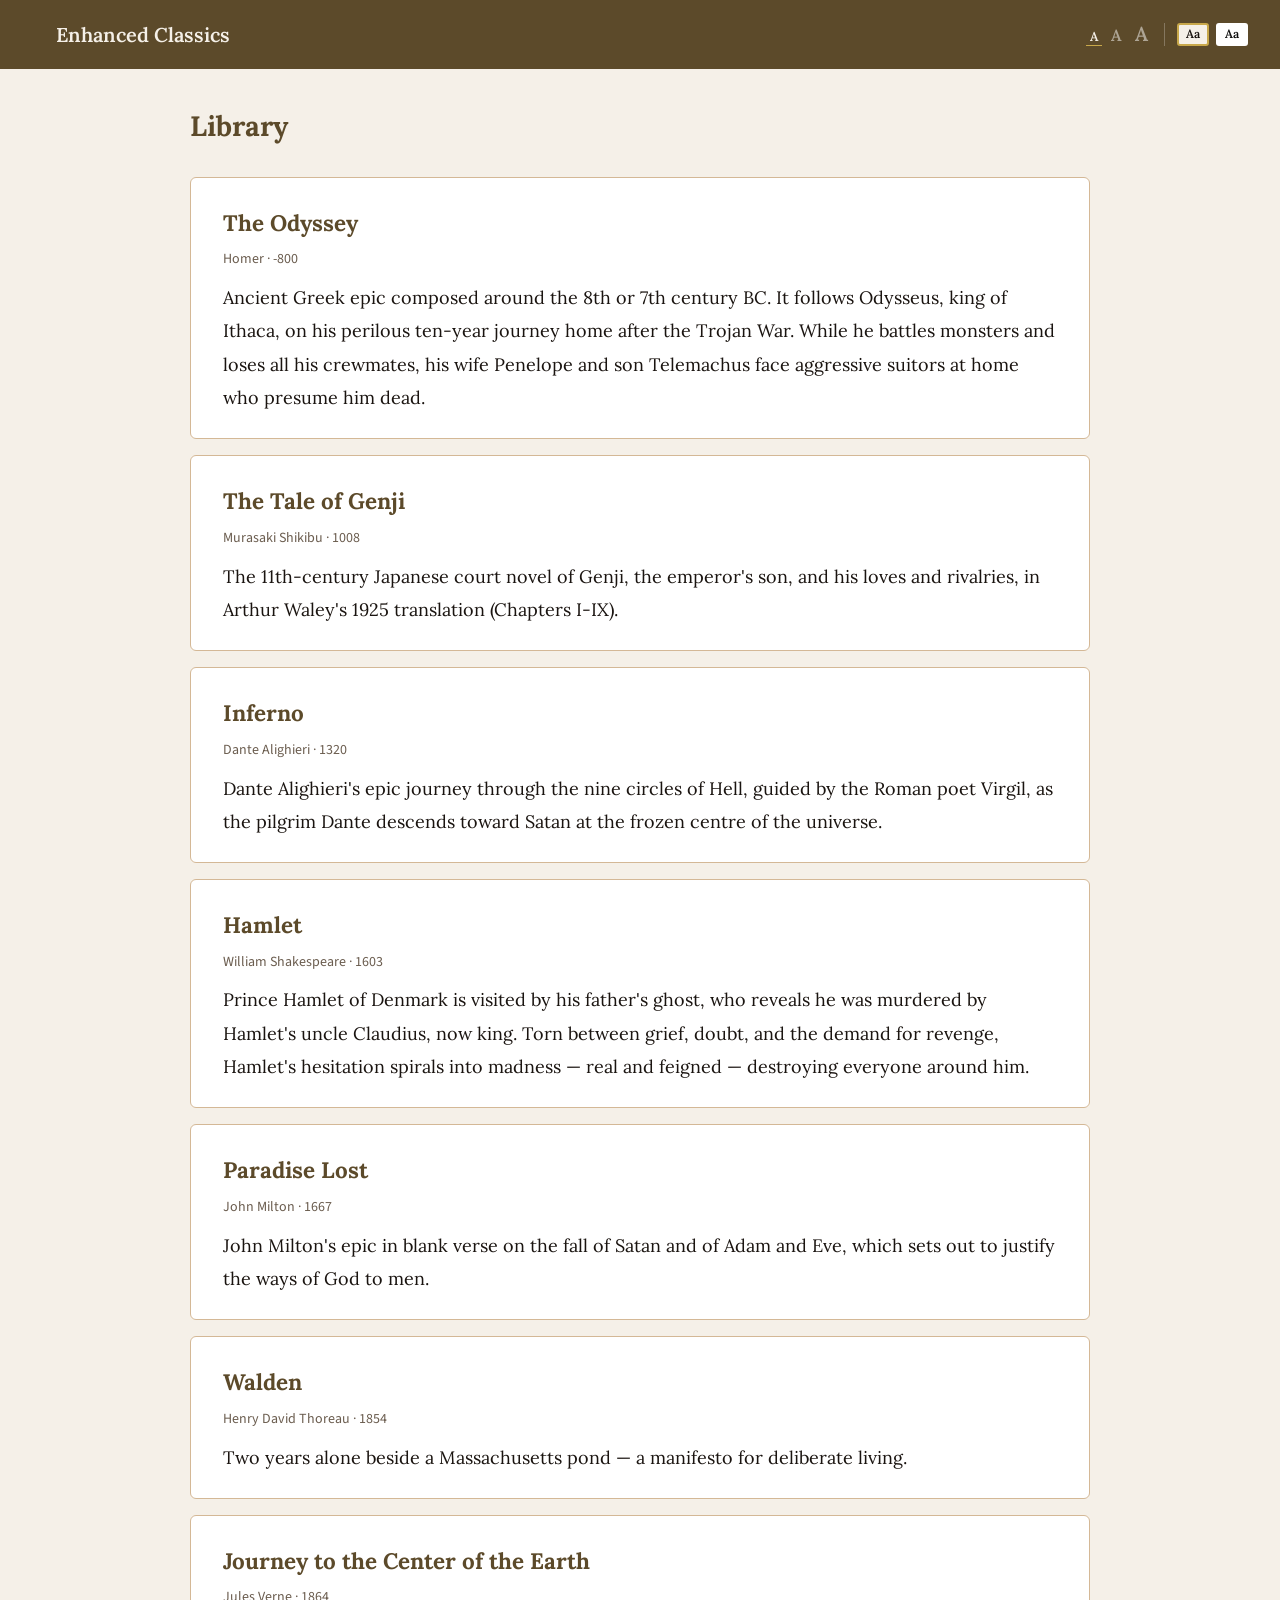
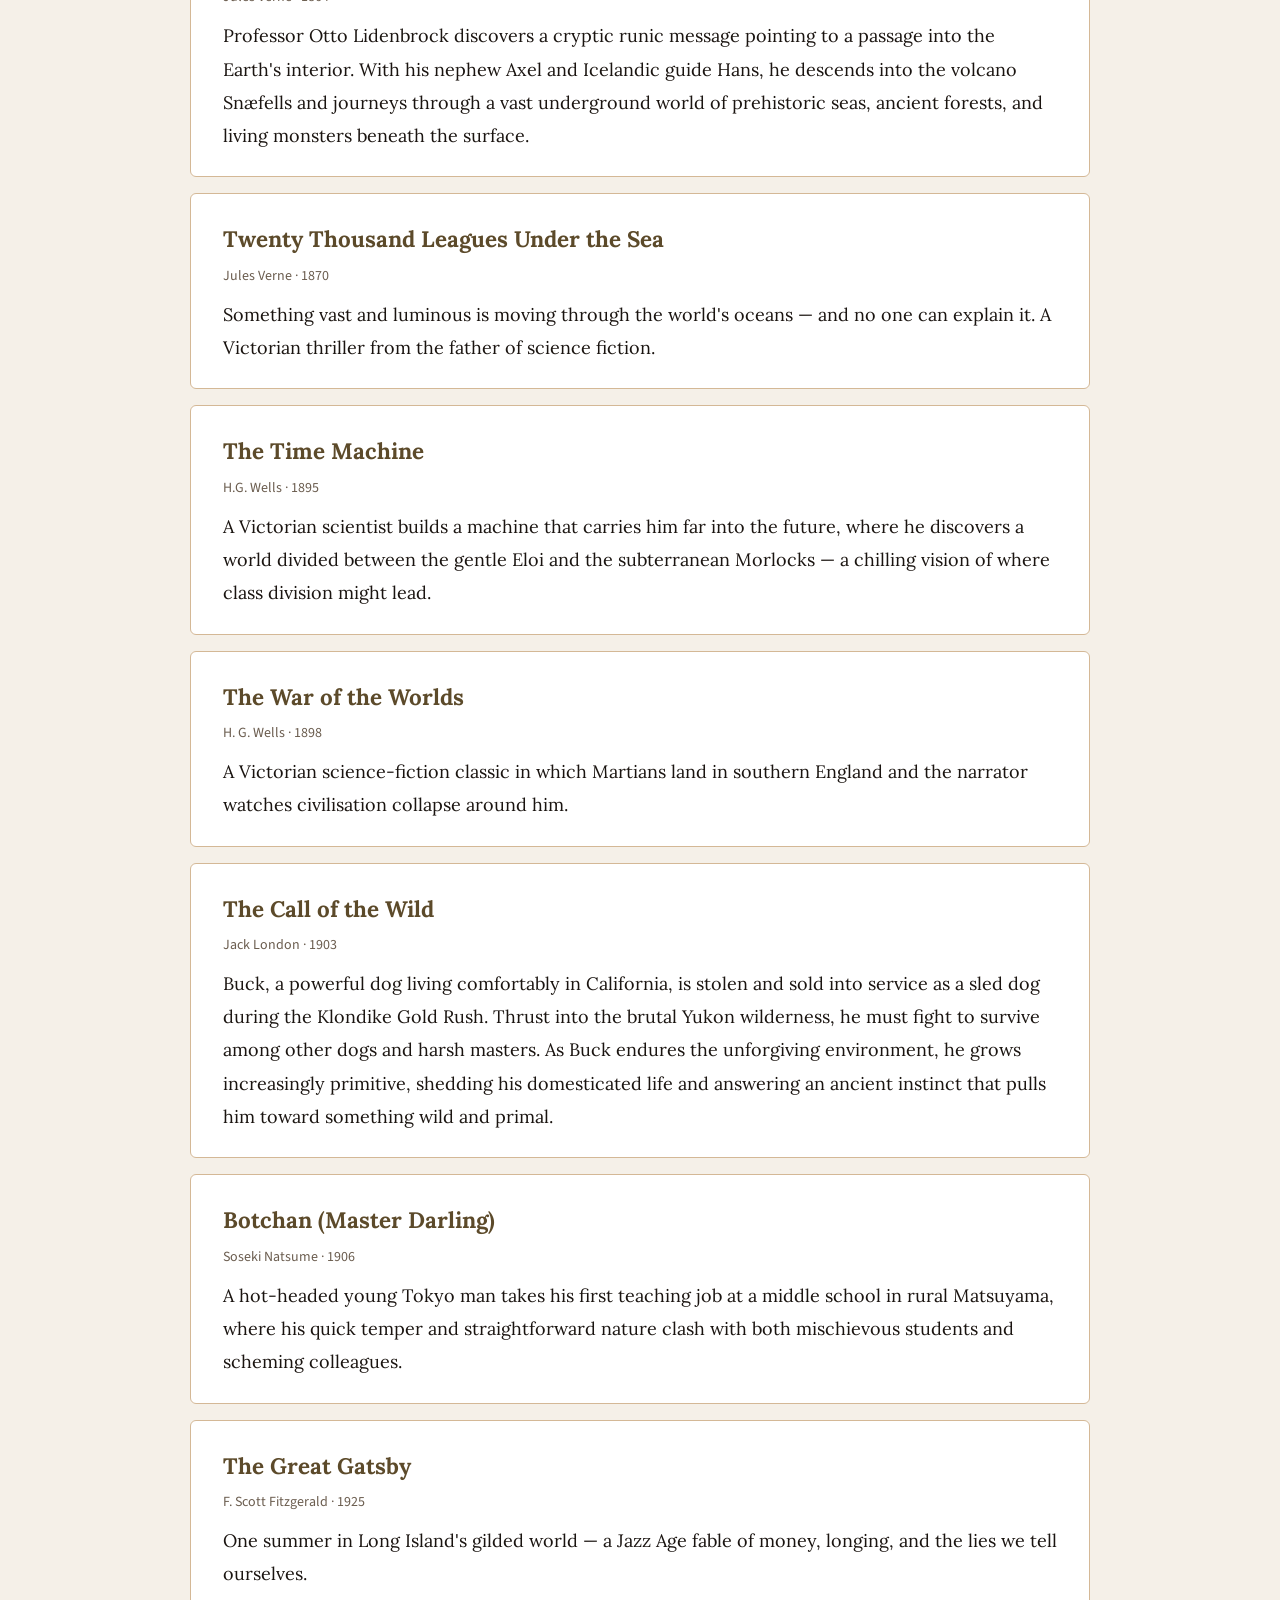
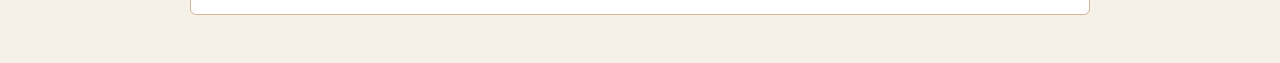
<file: public/index.html>
<!DOCTYPE html>
<html lang="en">
<head>
  <meta charset="UTF-8">
  <meta name="viewport" content="width=device-width, initial-scale=1.0">
  <title>Enhanced Classics</title>
  <link rel="preconnect" href="https://fonts.googleapis.com">
  <link rel="preconnect" href="https://fonts.gstatic.com" crossorigin>
  <link href="https://fonts.googleapis.com/css2?family=Lora:ital,wght@0,400;0,600;1,400&family=Source+Sans+3:wght@400;600&display=swap" rel="stylesheet">
  <link rel="stylesheet" href="css/style.css">
  <link rel="manifest" href="manifest.json">
  <link rel="apple-touch-icon" href="icon.png">
  <link rel="icon" type="image/svg+xml" href="icon.svg">
  <meta name="theme-color" content="#5c4a2a">
</head>
<body>
  <div id="app">
    <header>
      <div id="nav-btns">
        <button id="back-btn" aria-label="Back">← Back</button>
        <button id="home-btn" aria-label="Library">⌂ <span class="btn-label">Library</span></button>
      </div>
      <h1 id="header-title">Enhanced Classics</h1>
      <div id="header-controls">
        <div id="font-size-ctrl" aria-label="Text size">
          <button class="fs-btn" data-size="" aria-label="Small text">A</button>
          <button class="fs-btn" data-size="font-md" aria-label="Medium text">A</button>
          <button class="fs-btn" data-size="font-lg" aria-label="Large text">A</button>
        </div>
        <div id="theme-ctrl" aria-label="Theme">
          <button class="theme-btn" data-theme="" aria-label="Sepia theme">Aa</button>
          <button class="theme-btn" data-theme="theme-white" aria-label="White theme">Aa</button>
        </div>
      </div>
    </header>
    <main id="main-content">
      <div id="loading">Loading…</div>
    </main>

    <div id="def-popup">
      <div id="def-popup-card" role="dialog" aria-labelledby="def-popup-word">
        <div id="def-popup-head">
          <span id="def-popup-word"></span>
          <button id="def-popup-close" aria-label="Close">&#215;</button>
        </div>
        <div id="def-popup-body"></div>
        <div id="def-popup-foot">
          <a id="def-popup-mw" target="_blank" rel="noopener">Search Merriam-Webster &#8594;</a>
        </div>
      </div>
    </div>
  </div>
  <div id="install-modal" aria-hidden="true">
    <div id="install-modal-card" role="dialog" aria-labelledby="install-modal-title">
      <div id="install-modal-head">
        <span id="install-modal-title">+ Add to device home screen</span>
        <button id="install-modal-close" aria-label="Close">&#215;</button>
      </div>
      <div id="install-modal-body"></div>
    </div>
  </div>
  <script src="js/app.js"></script>
  <script>if ('serviceWorker' in navigator) navigator.serviceWorker.register('sw.js');</script>
</body>
</html>
</file>
<file: public/css/style.css>
*, *::before, *::after { box-sizing: border-box; margin: 0; padding: 0; }

:root {
  --ink: #1a1410;
  --paper: #f5f0e8;
  --paper-dark: #ede7d9;
  --accent: #5c4a2a;
  --gold: #c8a84b;
  --panel-bg: #fdf8f0;
  --panel-border: #d4b896;
  --muted: #6b5d4f;
  --link: #4a6741;
  --serif: 'Lora', Georgia, serif;
  --sans: 'Source Sans 3', system-ui, sans-serif;
  --max-prose: 68ch;
}

body { background: var(--paper); color: var(--ink); font-family: var(--serif); font-size: 1.125rem; line-height: 1.85; }

header { position: sticky; top: 0; z-index: 100; background: var(--accent); color: var(--paper); padding: 1rem 2rem; display: flex; align-items: center; gap: 1.5rem; transition: transform .25s ease; }
header.header-hidden { transform: translateY(-100%); }
header h1 { font-size: 1.25rem; font-weight: 600; display: flex; flex-direction: column; }
.header-chapter { font-size: .78rem; font-weight: 400; opacity: .8; font-family: var(--sans); line-height: 1.3; }

#nav-btns { display: flex; align-items: center; gap: .5rem; flex-shrink: 0; }
#back-btn, #home-btn { background: none; border: 1px solid rgba(255,255,255,.4); color: var(--paper); padding: .3rem .8rem; border-radius: 4px; cursor: pointer; font-family: var(--sans); font-size: .875rem; display: none; white-space: nowrap; }
#back-btn:hover, #home-btn:hover { background: rgba(255,255,255,.15); }

#header-controls { margin-left: auto; display: flex; align-items: center; gap: .75rem; flex-shrink: 0; }
#font-size-ctrl { display: flex; align-items: baseline; gap: .35rem; }
.fs-btn { background: none; border: none; color: rgba(255,255,255,.5); cursor: pointer; padding: .1rem .25rem; font-family: var(--serif); font-weight: 600; line-height: 1; transition: color .15s; }
.fs-btn:nth-child(1) { font-size: .8rem; }
.fs-btn:nth-child(2) { font-size: 1rem; }
.fs-btn:nth-child(3) { font-size: 1.25rem; }
.fs-btn:hover { color: rgba(255,255,255,.85); }
.fs-btn.active { color: var(--paper); border-bottom: 1px solid var(--gold); }
body.font-md { font-size: 1.3rem; }
body.font-lg { font-size: 1.5rem; }

#theme-ctrl { display: flex; align-items: center; gap: .4rem; padding-left: .75rem; border-left: 1px solid rgba(255,255,255,.25); }
.theme-btn { cursor: pointer; padding: .2rem .45rem; border-radius: 3px; font-family: var(--serif); font-size: .75rem; font-weight: 600; line-height: 1; border: 2px solid transparent; transition: border-color .15s; }
.theme-btn[data-theme=""] { background: #f5f0e8; color: #1a1410; }
.theme-btn[data-theme="theme-white"] { background: #ffffff; color: #111; }
.theme-btn:hover { border-color: rgba(255,255,255,.55); }
.theme-btn.active { border-color: var(--gold); }

@media (max-width: 480px) {
  header { padding: .6rem 1rem; gap: .75rem; }
  #nav-btns { flex-direction: column; align-items: flex-start; gap: .3rem; }
  #home-btn { order: -1; }
  #home-btn .btn-label { display: none; }
  #header-controls { flex-direction: column; align-items: flex-end; gap: .3rem; }
  #theme-ctrl { padding-left: 0; border-left: none; }
}

@media (max-width: 600px) {
  .panel-image { margin-top: .5rem; }
}

/* White theme overrides */
body.theme-white { --ink: #111; --paper: #fff; --paper-dark: #f0f0f0; --accent: #222; --panel-bg: #fafafa; --panel-border: #ccc; --muted: #555; }

main { padding: 2rem; }

/* Shelf */
#shelf { max-width: 900px; margin: 0 auto; }
#shelf h2 { font-size: 1.75rem; margin-bottom: 1.5rem; color: var(--accent); }
.book-card { background: white; border: 1px solid var(--panel-border); border-radius: 6px; padding: 1.5rem 2rem; margin-bottom: 1rem; cursor: pointer; transition: box-shadow .2s, transform .15s; }
.book-card:hover { box-shadow: 0 4px 16px rgba(0,0,0,.12); transform: translateY(-2px); }
.book-card h3 { font-size: 1.4rem; color: var(--accent); }
.book-card .meta { font-family: var(--sans); font-size: .875rem; color: var(--muted); margin: .25rem 0 .5rem; }

/* Chapter list */
#chapter-list { max-width: 700px; margin: 0 auto; }
#chapter-list h2 { font-size: 1.5rem; color: var(--accent); margin-bottom: .25rem; }
.book-meta { font-family: var(--sans); color: var(--muted); margin-bottom: 1.5rem; }
.chapter-item { display: flex; align-items: center; gap: 1rem; padding: .75rem 1rem; border: 1px solid var(--panel-border); border-radius: 4px; margin-bottom: .5rem; cursor: pointer; background: white; transition: background .15s; }
.chapter-item:hover { background: var(--paper-dark); }
.chapter-num { font-family: var(--sans); color: var(--muted); font-size: .875rem; min-width: 2rem; }

/* Characters */
#characters { max-width: 700px; margin: 0 auto; }
#characters h2 { font-size: 1.5rem; color: var(--accent); margin-bottom: .25rem; }
.character { background: white; border: 1px solid var(--panel-border); border-radius: 6px; padding: 1.25rem 1.5rem; margin-bottom: 1rem; }
.character h3 { font-size: 1.25rem; color: var(--accent); }
.character-role { font-family: var(--sans); font-size: .85rem; color: var(--muted); margin: .15rem 0 .75rem; }
.character p { margin-bottom: .75em; }
.character-analysis { font-size: .95em; border-top: 1px solid var(--panel-border); padding-top: .75em; margin-bottom: 0; }
.chapter-item--characters { background: var(--paper-dark); font-weight: 600; }

/* Reader */
#reader { max-width: 900px; margin: 0 auto; }
.reader-header { margin-bottom: 2.5rem; border-bottom: 2px solid var(--gold); padding-bottom: 1rem; }
.reader-header .book-name { font-family: var(--sans); color: var(--muted); font-size: .9rem; text-transform: uppercase; letter-spacing: .08em; }
.reader-header h2 { font-size: 2rem; color: var(--accent); margin-top: .25rem; }

.prose { max-width: var(--max-prose); }
.prose p { margin-bottom: 1.4em; }
.prose hr.scene-break { border: 0; border-top: 1px solid var(--border, currentColor); opacity: .5; margin: 3.5em 0; }
.prose blockquote.verse {
  margin: 1.4em 0 1.4em 1.5em;
  padding-left: 1.1em;
  border-left: 2px solid var(--panel-border);
  font-style: italic;
  color: var(--muted);
  line-height: 1.7;
}

/* Enhancement triggers */
.enhance-trigger { border-bottom: 2px dotted var(--gold); cursor: pointer; font-weight: 700; border-radius: 2px; }
.enhance-trigger:hover { color: var(--accent); }
.enhance-trigger--active { background: rgba(200, 168, 75, 0.25); border-bottom-style: solid; }

/* Enhancement panels */
.enhancement-panel { background: transparent; border: none; border-top: 1px solid var(--accent); border-bottom: 1px solid var(--accent); border-radius: 0; margin: 2rem 0; overflow: visible; }
.enhancement-panel summary { padding: .6rem 0; cursor: pointer; font-family: var(--serif); font-weight: 600; font-style: italic; color: var(--accent); list-style: none; display: flex; align-items: center; gap: .6rem; }
.enhancement-panel summary::before { content: '▾'; font-size: 1.75rem; font-style: normal; color: var(--gold); transition: transform .2s; flex-shrink: 0; line-height: 1; }
.enhancement-panel[open] summary::before { transform: rotate(180deg); }
.enhancement-panel summary:hover { color: var(--ink); }

.panel-body { padding: .75rem 0 1.25rem 1.75rem; display: grid; grid-template-columns: 1fr 160px; gap: 1rem; align-items: start; border-left: 3px solid var(--gold); }
@media (max-width: 600px) { .panel-body { grid-template-columns: 1fr; } }
.panel-text p { font-family: var(--serif); line-height: 1.75; margin-bottom: .75rem; }
.panel-link a { color: var(--link); font-family: var(--sans); font-size: .875rem; }
.panel-image img { width: 160px; height: 180px; object-fit: cover; object-position: top center; border-radius: 4px; display: block; background: var(--paper-dark); -webkit-transform: translateZ(0); transform: translateZ(0); }
.panel-image figcaption { font-family: var(--sans); font-size: .75rem; color: var(--muted); margin-top: .3rem; max-width: 160px; }
.commons-link { display: block; font-size: .65rem; color: var(--muted); margin-top: .15rem; opacity: .7; }
.commons-link:hover { opacity: 1; color: var(--link); }

/* Summary */
.chapter-summary { margin-top: 3rem; padding: 2rem; background: var(--paper-dark); border: 1px solid var(--panel-border); border-radius: 6px; max-width: var(--max-prose); }
.chapter-summary h3 { font-size: 1.25rem; color: var(--accent); margin-bottom: 1rem; }
.summary-item { display: flex; gap: .75rem; margin-bottom: .9rem; font-family: var(--sans); font-size: .95rem; }
.summary-item::before { content: '◆'; color: var(--gold); flex-shrink: 0; margin-top: .2rem; font-size: .7rem; }
.summary-item a { color: var(--link); font-size: .85rem; margin-left: .4rem; }

.next-chapter { max-width: var(--max-prose); margin-top: 2.5rem; padding-top: 1.5rem; border-top: 1px solid var(--panel-border); font-family: var(--sans); }
.next-chapter a { color: var(--accent); font-size: 1rem; font-weight: 600; text-decoration: none; }
.next-chapter a:hover { text-decoration: underline; }

#loading, #error { text-align: center; padding: 4rem 2rem; font-family: var(--sans); color: var(--muted); }
#error { color: #c0392b; }

/* ── Word lookup ── */
@keyframes popup-in {
  from { opacity: 0; transform: translateY(-4px); }
  to   { opacity: 1; transform: translateY(0); }
}

#def-popup {
  position: fixed;
  inset: 0;
  z-index: 600;
  pointer-events: none;
  display: none;
}

#def-popup.open { display: block; }

#def-popup-card {
  position: fixed;
  pointer-events: auto;
  background: var(--panel-bg);
  border: 1px solid var(--panel-border);
  border-radius: 10px;
  box-shadow: 0 8px 32px rgba(0,0,0,.2);
  width: 320px;
  max-width: calc(100vw - 24px);
  max-height: 65vh;
  display: flex;
  flex-direction: column;
  animation: popup-in .15s ease;
}

#def-popup-head {
  display: flex;
  align-items: center;
  justify-content: space-between;
  padding: .75rem 1rem .6rem;
  border-bottom: 1px solid var(--panel-border);
  flex-shrink: 0;
}

#def-popup-word {
  font-family: var(--serif);
  font-size: 1.1rem;
  font-weight: 700;
  color: var(--accent);
}

#def-popup-close {
  background: none;
  border: none;
  cursor: pointer;
  color: var(--muted);
  font-size: 1.2rem;
  padding: .1rem .4rem;
  line-height: 1;
  border-radius: 4px;
  flex-shrink: 0;
}

#def-popup-close:hover { background: var(--paper-dark); color: var(--ink); }

#def-popup-body {
  overflow-y: auto;
  padding: .75rem 1rem;
  flex: 1;
}

.def-pos {
  font-family: var(--sans);
  font-size: .75rem;
  font-style: italic;
  color: var(--muted);
  margin: .6rem 0 .25rem;
  text-transform: lowercase;
}

.def-pos:first-child { margin-top: 0; }

.def-text {
  font-family: var(--serif);
  font-size: .95rem;
  line-height: 1.55;
  margin-bottom: .35rem;
}

.def-example {
  font-family: var(--serif);
  font-size: .85rem;
  font-style: italic;
  color: var(--muted);
  margin-bottom: .5rem;
  padding-left: .75rem;
  border-left: 2px solid var(--gold);
}

.def-msg { font-family: var(--sans); color: var(--muted); font-size: .9rem; }

#def-popup-foot {
  padding: .5rem 1rem .75rem;
  border-top: 1px solid var(--panel-border);
  flex-shrink: 0;
}

#def-popup-mw { font-family: var(--sans); font-size: .8rem; color: var(--link); }

/* ── Install to home screen ── */
.install-btn {
  display: inline-flex;
  align-items: center;
  gap: .4rem;
  margin-bottom: 1.5rem;
  padding: .45rem 1rem;
  background: none;
  border: 1px solid var(--accent);
  border-radius: 4px;
  color: var(--accent);
  font-family: var(--sans);
  font-size: .875rem;
  cursor: pointer;
  transition: background .15s;
}
.install-btn:hover { background: var(--paper-dark); }

#install-modal {
  position: fixed;
  inset: 0;
  background: rgba(0,0,0,.45);
  z-index: 700;
  display: none;
  align-items: center;
  justify-content: center;
}
#install-modal.open { display: flex; }

#install-modal-card {
  background: var(--panel-bg);
  border: 1px solid var(--panel-border);
  border-radius: 10px;
  box-shadow: 0 8px 32px rgba(0,0,0,.2);
  width: 320px;
  max-width: calc(100vw - 32px);
  animation: popup-in .15s ease;
}
#install-modal-head {
  display: flex;
  align-items: center;
  justify-content: space-between;
  padding: .75rem 1rem .6rem;
  border-bottom: 1px solid var(--panel-border);
}
#install-modal-title { font-family: var(--serif); font-size: 1.05rem; font-weight: 700; color: var(--accent); }
#install-modal-close { background: none; border: none; cursor: pointer; color: var(--muted); font-size: 1.2rem; padding: .1rem .4rem; border-radius: 4px; }
#install-modal-close:hover { background: var(--paper-dark); color: var(--ink); }
#install-modal-body { padding: 1rem 1.25rem 1.25rem; }
.install-steps { padding-left: 1.25rem; }
.install-steps li { font-family: var(--sans); font-size: .95rem; line-height: 1.6; margin-bottom: .5rem; color: var(--ink); }

/* ── Offline / download ── */
.download-btn {
  display: inline-block;
  margin: 1.5rem 0 .5rem;
  padding: .55rem 1.1rem;
  background: none;
  border: 1px solid var(--accent);
  border-radius: 4px;
  color: var(--accent);
  font-family: var(--sans);
  font-size: .9rem;
  cursor: pointer;
  transition: background .15s;
}
.download-btn:hover:not(:disabled) { background: var(--paper-dark); }
.download-btn--done { border-color: var(--link); color: var(--link); }
.download-btn:disabled { opacity: .7; cursor: default; }
a.download-btn--epub { display: block; width: fit-content; margin: .6rem 0 .5rem; text-decoration: none; }
.download-btn--share { display: block; margin: .6rem 0 .5rem; }
.download-btn--share[hidden] { display: none; }

.continue-btn {
  display: block;
  width: 100%;
  margin: .25rem 0 1.25rem;
  padding: .7rem 1.1rem;
  background: var(--accent);
  border: 1px solid var(--accent);
  border-radius: 4px;
  color: var(--paper);
  font-family: var(--sans);
  font-size: .95rem;
  text-align: left;
  cursor: pointer;
  transition: opacity .15s;
}
.continue-btn:hover { opacity: .88; }

.chapter-item--cached .chapter-num::after { content: ' ↓'; color: var(--link); font-size: .75rem; }

.offline-legend { display: flex; align-items: center; gap: .35rem; margin-top: .5rem; font-family: var(--sans); font-size: .8rem; color: var(--muted); }
.offline-legend-dot { color: var(--link); font-size: .75rem; line-height: 1; }

.offline-badge {
  display: inline-block;
  margin-left: .6rem;
  padding: .1rem .4rem;
  background: var(--paper-dark);
  border: 1px solid var(--panel-border);
  border-radius: 3px;
  font-size: .7rem;
  font-family: var(--sans);
  color: var(--muted);
  vertical-align: middle;
  letter-spacing: .02em;
}
</file>
